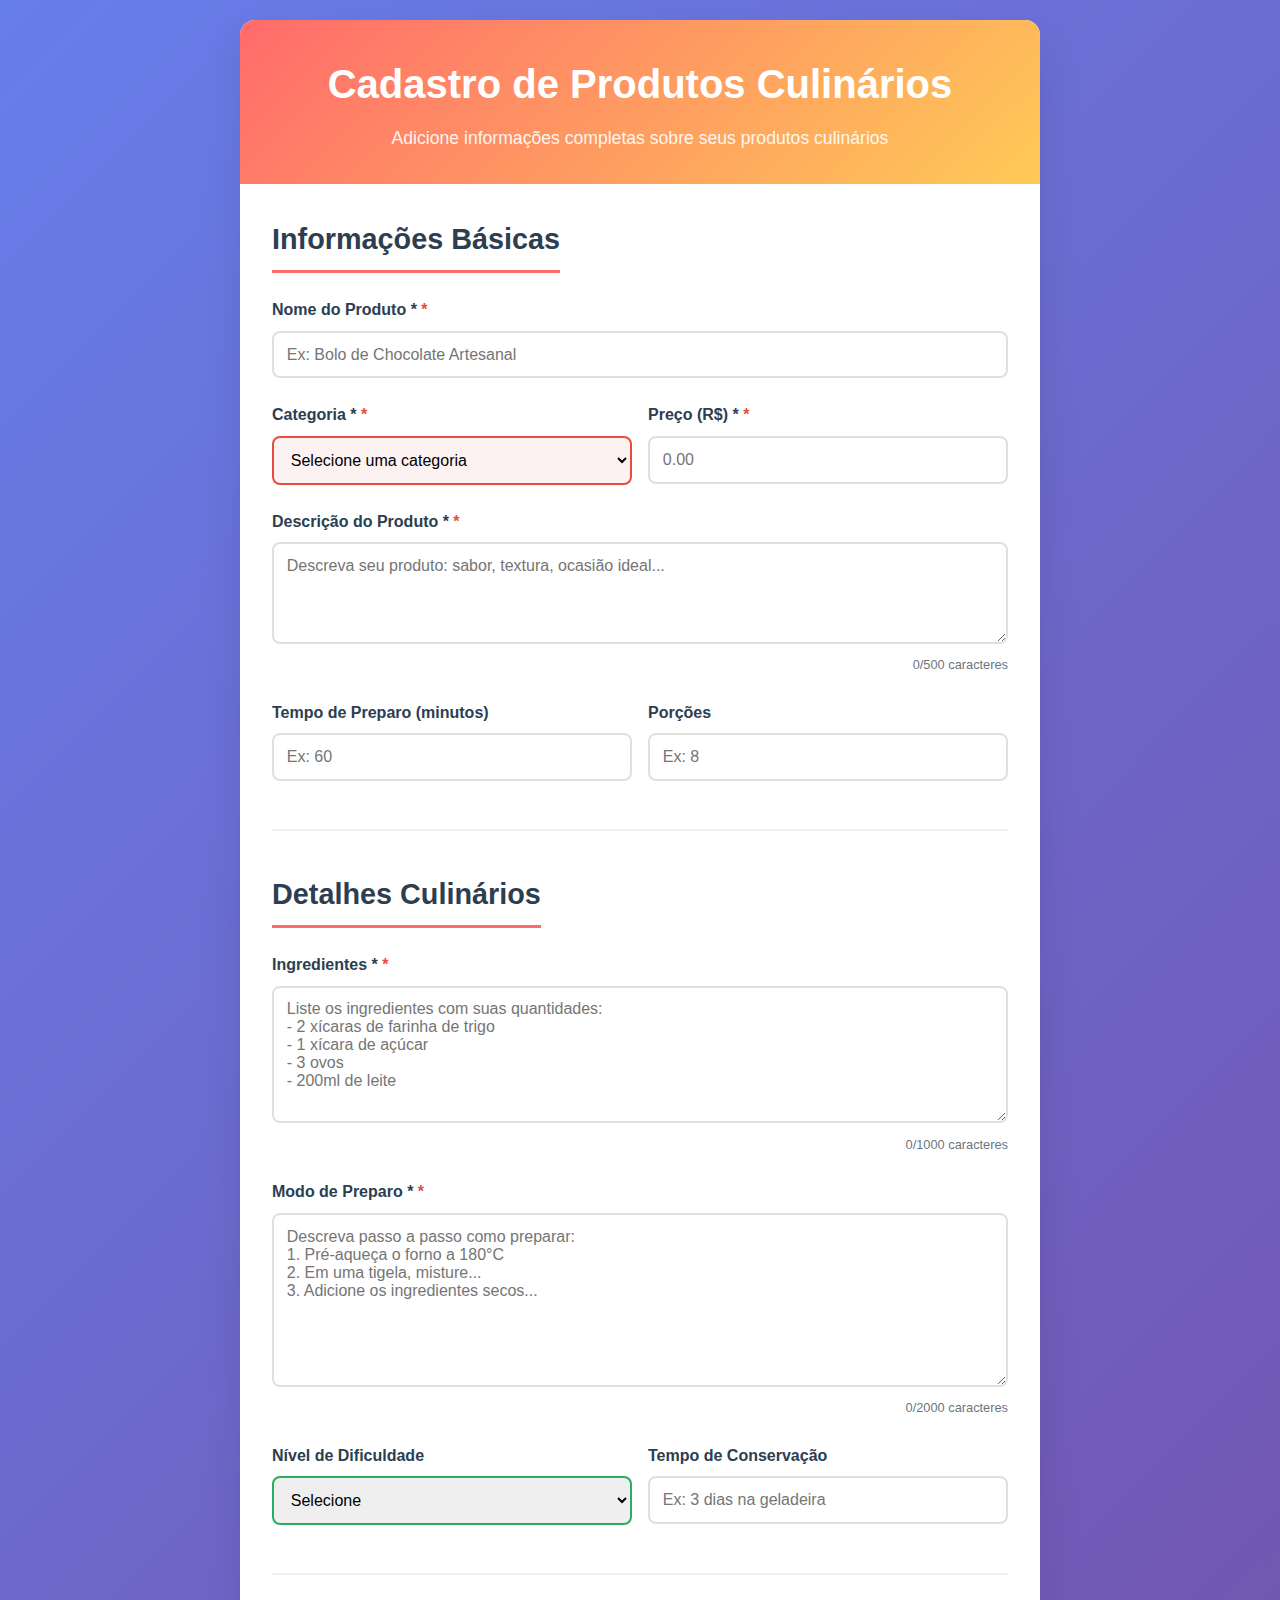
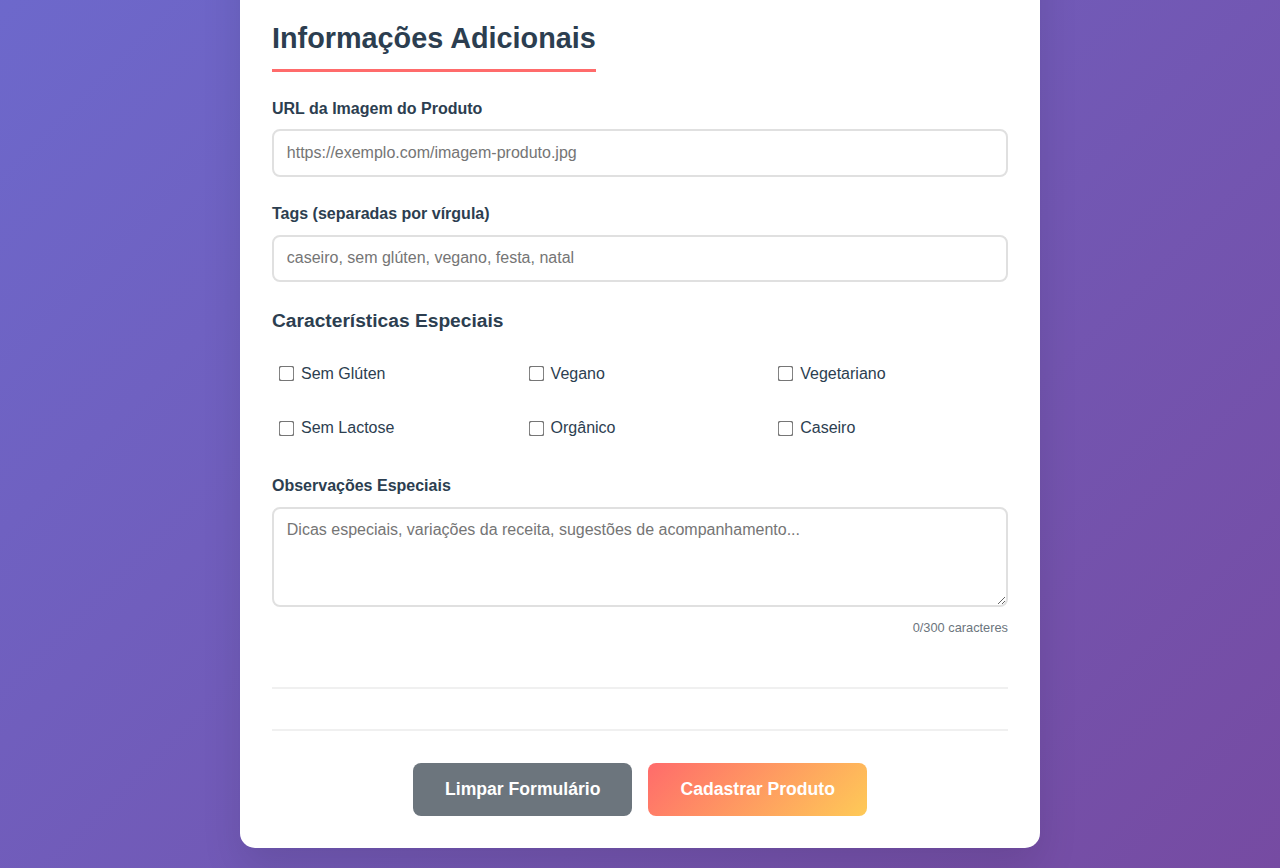
<file: index.html>
<!DOCTYPE html>
<html lang="pt-BR">
<head>
    <meta charset="UTF-8">
    <meta name="viewport" content="width=device-width, initial-scale=1.0">
    <title>Formulário de Produtos Culinários</title>
    <link rel="stylesheet" href="styles.css">
</head>
<body>
    <div class="container">
        <header>
            <h1>Cadastro de Produtos Culinários</h1>
            <p>Adicione informações completas sobre seus produtos culinários</p>
        </header>

        <form id="culinary-form" class="form">
            <div class="form-section">
                <h2>Informações Básicas</h2>
                
                <div class="form-group">
                    <label for="product-name">Nome do Produto *</label>
                    <input type="text" id="product-name" name="productName" required maxlength="100" 
                           placeholder="Ex: Bolo de Chocolate Artesanal">
                </div>

                <div class="form-row">
                    <div class="form-group">
                        <label for="category">Categoria *</label>
                        <select id="category" name="category" required>
                            <option value="">Selecione uma categoria</option>
                            <option value="bolos">Bolos</option>
                            <option value="doces">Doces</option>
                            <option value="salgados">Salgados</option>
                            <option value="bebidas">Bebidas</option>
                            <option value="pratos-principais">Pratos Principais</option>
                            <option value="sobremesas">Sobremesas</option>
                            <option value="aperitivos">Aperitivos</option>
                            <option value="paes">Pães</option>
                            <option value="outros">Outros</option>
                        </select>
                    </div>

                    <div class="form-group">
                        <label for="price">Preço (R$) *</label>
                        <input type="number" id="price" name="price" required min="0" step="0.01" 
                               placeholder="0.00">
                    </div>
                </div>

                <div class="form-group">
                    <label for="description">Descrição do Produto *</label>
                    <textarea id="description" name="description" required rows="4" maxlength="500"
                              placeholder="Descreva seu produto: sabor, textura, ocasião ideal..."></textarea>
                </div>

                <div class="form-row">
                    <div class="form-group">
                        <label for="prep-time">Tempo de Preparo (minutos)</label>
                        <input type="number" id="prep-time" name="prepTime" min="1" max="9999" 
                               placeholder="Ex: 60">
                    </div>

                    <div class="form-group">
                        <label for="servings">Porções</label>
                        <input type="number" id="servings" name="servings" min="1" max="100" 
                               placeholder="Ex: 8">
                    </div>
                </div>
            </div>

            <div class="form-section">
                <h2>Detalhes Culinários</h2>
                
                <div class="form-group">
                    <label for="ingredients">Ingredientes *</label>
                    <textarea id="ingredients" name="ingredients" required rows="6" maxlength="1000"
                              placeholder="Liste os ingredientes com suas quantidades:&#10;- 2 xícaras de farinha de trigo&#10;- 1 xícara de açúcar&#10;- 3 ovos&#10;- 200ml de leite"></textarea>
                </div>

                <div class="form-group">
                    <label for="instructions">Modo de Preparo *</label>
                    <textarea id="instructions" name="instructions" required rows="8" maxlength="2000"
                              placeholder="Descreva passo a passo como preparar:&#10;1. Pré-aqueça o forno a 180°C&#10;2. Em uma tigela, misture...&#10;3. Adicione os ingredientes secos..."></textarea>
                </div>

                <div class="form-row">
                    <div class="form-group">
                        <label for="difficulty">Nível de Dificuldade</label>
                        <select id="difficulty" name="difficulty">
                            <option value="">Selecione</option>
                            <option value="facil">Fácil</option>
                            <option value="medio">Médio</option>
                            <option value="dificil">Difícil</option>
                        </select>
                    </div>

                    <div class="form-group">
                        <label for="storage">Tempo de Conservação</label>
                        <input type="text" id="storage" name="storage" maxlength="100"
                               placeholder="Ex: 3 dias na geladeira">
                    </div>
                </div>
            </div>

            <div class="form-section">
                <h2>Informações Adicionais</h2>
                
                <div class="form-group">
                    <label for="image-url">URL da Imagem do Produto</label>
                    <input type="url" id="image-url" name="imageUrl" 
                           placeholder="https://exemplo.com/imagem-produto.jpg">
                </div>

                <div class="form-group">
                    <label for="tags">Tags (separadas por vírgula)</label>
                    <input type="text" id="tags" name="tags" maxlength="200"
                           placeholder="caseiro, sem glúten, vegano, festa, natal">
                </div>

                <div class="checkbox-group">
                    <h3>Características Especiais</h3>
                    <div class="checkbox-grid">
                        <label class="checkbox-item">
                            <input type="checkbox" name="features" value="sem-gluten">
                            <span class="checkmark"></span>
                            Sem Glúten
                        </label>
                        <label class="checkbox-item">
                            <input type="checkbox" name="features" value="vegano">
                            <span class="checkmark"></span>
                            Vegano
                        </label>
                        <label class="checkbox-item">
                            <input type="checkbox" name="features" value="vegetariano">
                            <span class="checkmark"></span>
                            Vegetariano
                        </label>
                        <label class="checkbox-item">
                            <input type="checkbox" name="features" value="sem-lactose">
                            <span class="checkmark"></span>
                            Sem Lactose
                        </label>
                        <label class="checkbox-item">
                            <input type="checkbox" name="features" value="organico">
                            <span class="checkmark"></span>
                            Orgânico
                        </label>
                        <label class="checkbox-item">
                            <input type="checkbox" name="features" value="caseiro">
                            <span class="checkmark"></span>
                            Caseiro
                        </label>
                    </div>
                </div>

                <div class="form-group">
                    <label for="notes">Observações Especiais</label>
                    <textarea id="notes" name="notes" rows="3" maxlength="300"
                              placeholder="Dicas especiais, variações da receita, sugestões de acompanhamento..."></textarea>
                </div>
            </div>

            <div class="form-actions">
                <button type="reset" class="btn btn-secondary">Limpar Formulário</button>
                <button type="submit" class="btn btn-primary">Cadastrar Produto</button>
            </div>
        </form>

        <div id="success-message" class="success-message" style="display: none;">
            <h3>✅ Produto cadastrado com sucesso!</h3>
            <p>As informações do produto foram registradas.</p>
        </div>
    </div>

    <script src="script.js"></script>
</body>
</html>
</file>
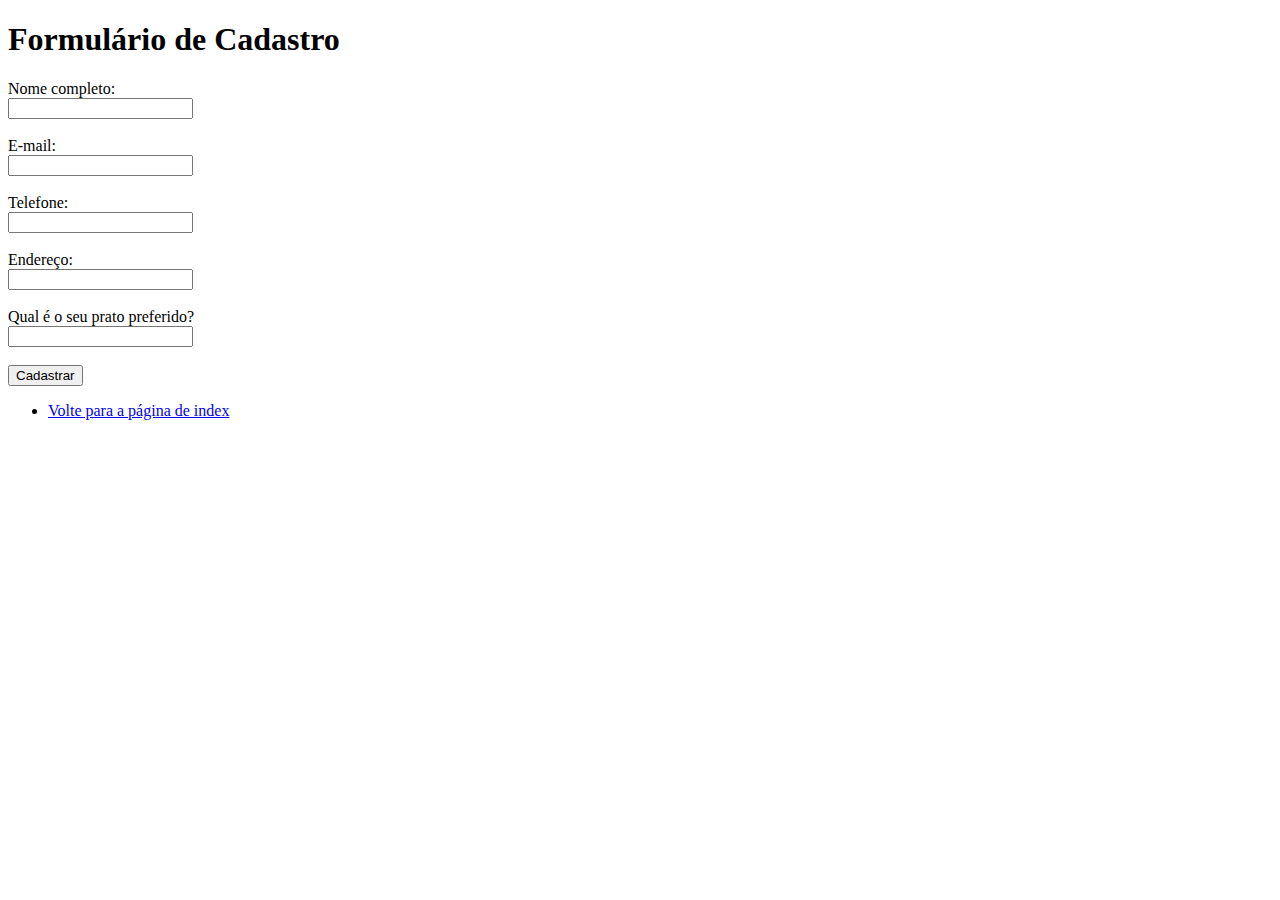
<file: cadastro.html>
<!DOCTYPE html>
<html lang="pt-BR">
<head>
    <meta charset="UTF-8">
    <title>Cadastro - Empresa de Culinária</title>
</head>
<body>
    <h1>Formulário de Cadastro</h1>
    <form action="#" method="post">
        <label for="nome">Nome completo:</label><br>
        <input type="text" id="nome" name="nome" required><br><br>

        <label for="email">E-mail:</label><br>
        <input type="email" id="email" name="email" required><br><br>

        <label for="telefone">Telefone:</label><br>
        <input type="tel" id="telefone" name="telefone"><br><br>

        <label for="endereco">Endereço:</label><br>
        <input type="text" id="endereco" name="endereco"><br><br>

        <label for="preferencia">Qual é o seu prato preferido?</label><br>
        <input type="text" id="preferencia" name="preferencia"><br><br>

        <input type="submit" value="Cadastrar">
    </form>

    <ul>
        <li><a href="index1.html">Volte para a página de index</a></li>
    </ul>
</body>
</html>
</file>
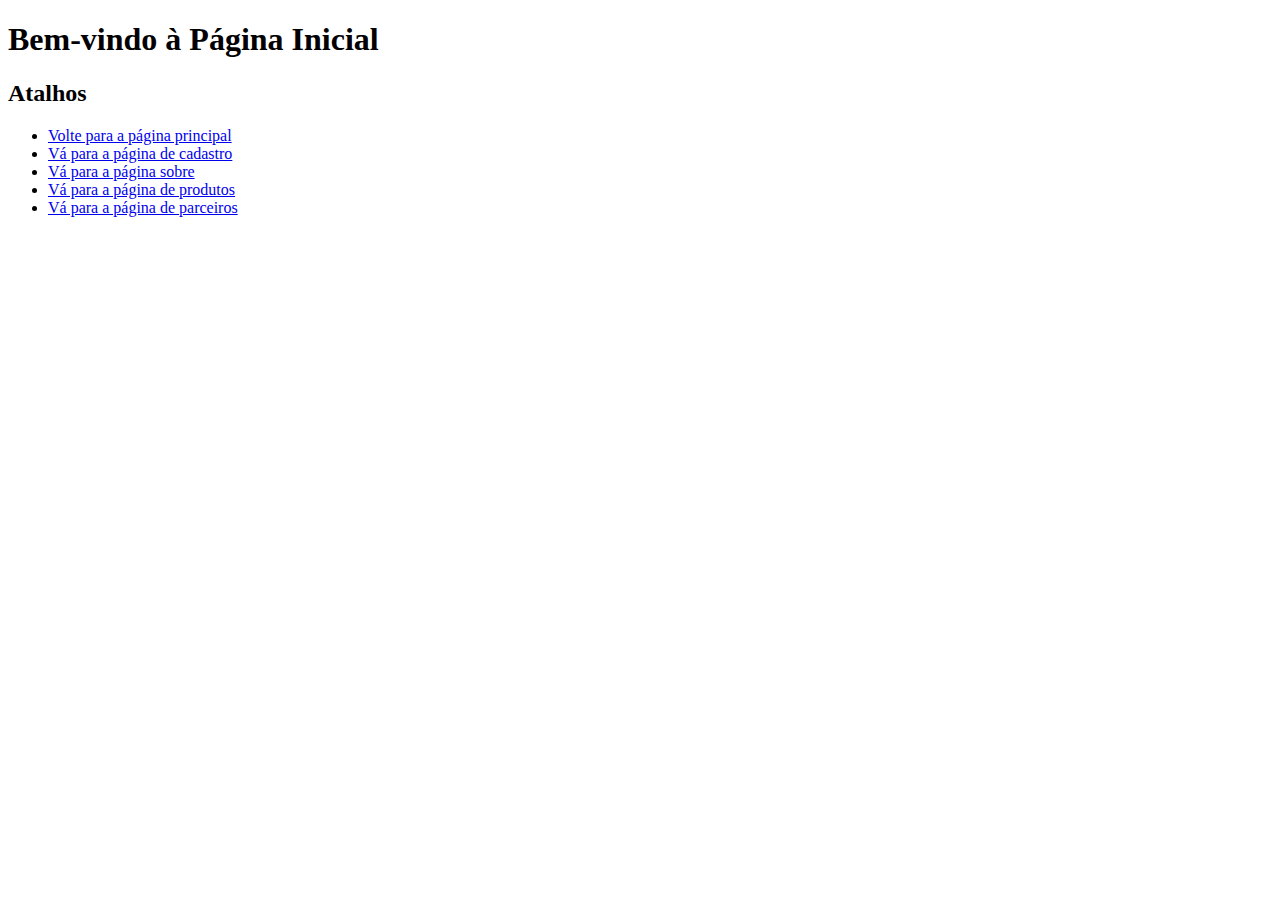
<file: index1.html>
<!DOCTYPE html>
<html lang="pt-BR">
<head>
    <meta charset="UTF-8">
    <title>Página Inicial</title>
</head>
<body>

    <h1>Bem-vindo à Página Inicial</h1>

    <h2>Atalhos</h2>
    <ul>
        <li><a href="index.html">Volte para a página principal</a></li>
        <li><a href="cadastro.html">Vá para a página de cadastro</a></li>
        <li><a href="sobre.html">Vá para a página sobre</a></li>
        <li><a href="produtos.html">Vá para a página de produtos</a></li>
        <li><a href="parceiros.html">Vá para a página de parceiros</a></li>  
    </ul>

</body>
</html>
</file>
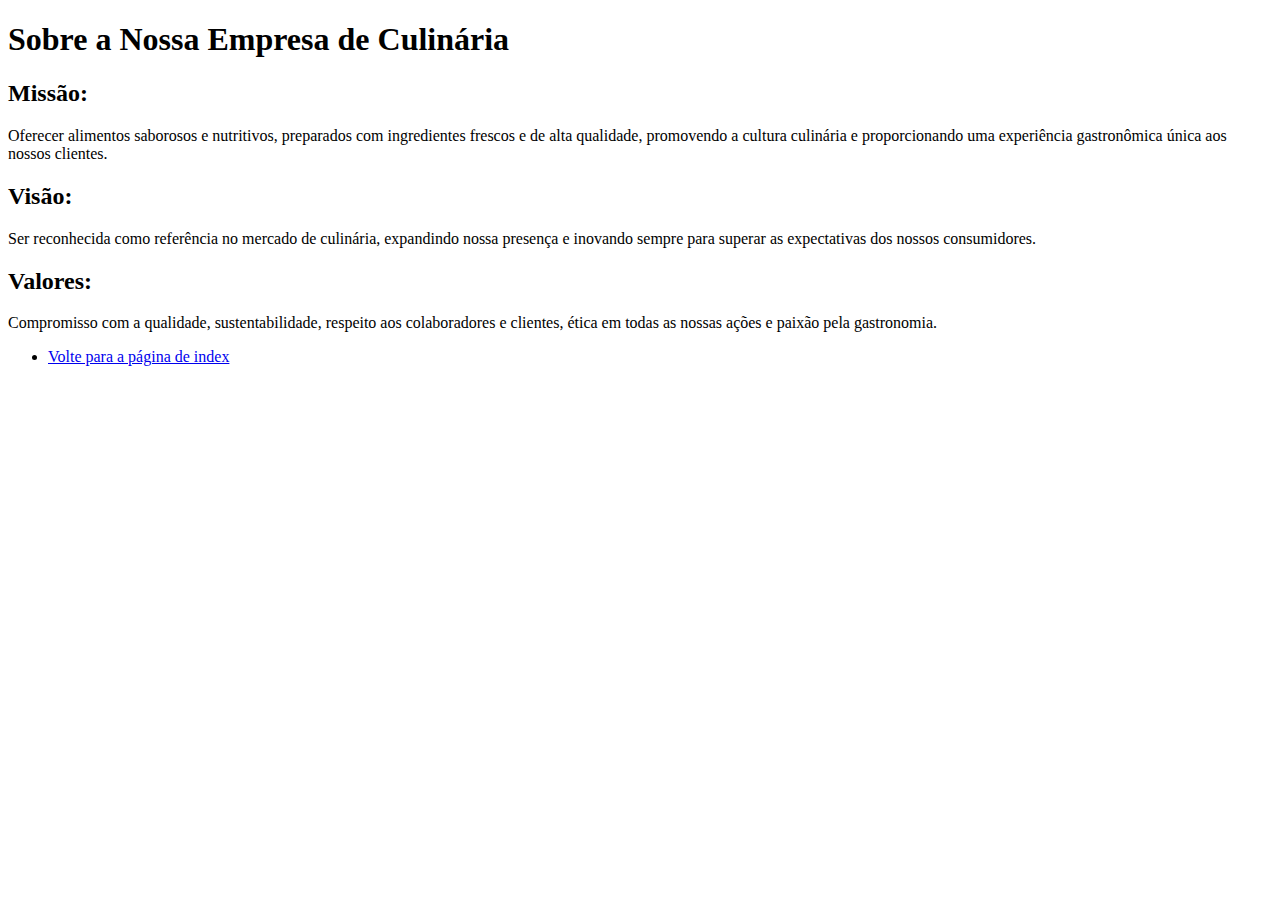
<file: sobre.html>
<!DOCTYPE html>
<html lang="pt-BR">
<head>
    <meta charset="UTF-8">
    <title>Sobre a Empresa</title>
</head>
<body>
    <h1>Sobre a Nossa Empresa de Culinária</h1>

    <h2>Missão:</h2>
    <p>
        Oferecer alimentos saborosos e nutritivos, preparados com ingredientes frescos e de alta qualidade, 
        promovendo a cultura culinária e proporcionando uma experiência gastronômica única aos nossos clientes.
    </p>

    <h2>Visão:</h2>
    <p>
        Ser reconhecida como referência no mercado de culinária, expandindo nossa presença e inovando sempre 
        para superar as expectativas dos nossos consumidores.
    </p>

    <h2>Valores:</h2>
    <p>
        Compromisso com a qualidade, sustentabilidade, respeito aos colaboradores e clientes, ética em todas as 
        nossas ações e paixão pela gastronomia.
    </p>

    <ul>
        <li><a href="index1.html">Volte para a página de index</a></li>
    </ul>
</body>
</html>
</file>
<file: styles.css>
/* Reset and base styles */
* {
    margin: 0;
    padding: 0;
    box-sizing: border-box;
}

body {
    font-family: 'Segoe UI', Tahoma, Geneva, Verdana, sans-serif;
    line-height: 1.6;
    color: #333;
    background: linear-gradient(135deg, #667eea 0%, #764ba2 100%);
    min-height: 100vh;
    padding: 20px 0;
}

.container {
    max-width: 800px;
    margin: 0 auto;
    background: white;
    border-radius: 15px;
    box-shadow: 0 20px 40px rgba(0, 0, 0, 0.1);
    overflow: hidden;
}

header {
    background: linear-gradient(135deg, #ff6b6b, #feca57);
    color: white;
    text-align: center;
    padding: 2rem;
}

header h1 {
    font-size: 2.5rem;
    margin-bottom: 0.5rem;
    font-weight: 700;
}

header p {
    font-size: 1.1rem;
    opacity: 0.9;
}

/* Form styling */
.form {
    padding: 2rem;
}

.form-section {
    margin-bottom: 2.5rem;
    padding-bottom: 1.5rem;
    border-bottom: 2px solid #f0f0f0;
}

.form-section:last-of-type {
    border-bottom: none;
}

.form-section h2 {
    color: #2c3e50;
    font-size: 1.8rem;
    margin-bottom: 1.5rem;
    padding-bottom: 0.5rem;
    border-bottom: 3px solid #ff6b6b;
    display: inline-block;
}

.form-group {
    margin-bottom: 1.5rem;
}

.form-row {
    display: grid;
    grid-template-columns: 1fr 1fr;
    gap: 1rem;
}

label {
    display: block;
    font-weight: 600;
    color: #2c3e50;
    margin-bottom: 0.5rem;
    font-size: 1rem;
}

input[type="text"],
input[type="email"],
input[type="url"],
input[type="number"],
select,
textarea {
    width: 100%;
    padding: 0.8rem;
    border: 2px solid #e0e0e0;
    border-radius: 8px;
    font-size: 1rem;
    transition: all 0.3s ease;
    font-family: inherit;
}

input[type="text"]:focus,
input[type="email"]:focus,
input[type="url"]:focus,
input[type="number"]:focus,
select:focus,
textarea:focus {
    outline: none;
    border-color: #ff6b6b;
    box-shadow: 0 0 0 3px rgba(255, 107, 107, 0.1);
    transform: translateY(-2px);
}

textarea {
    resize: vertical;
    min-height: 100px;
}

select {
    cursor: pointer;
}

/* Checkbox styling */
.checkbox-group {
    margin-bottom: 1.5rem;
}

.checkbox-group h3 {
    color: #2c3e50;
    font-size: 1.2rem;
    margin-bottom: 1rem;
    font-weight: 600;
}

.checkbox-grid {
    display: grid;
    grid-template-columns: repeat(auto-fit, minmax(200px, 1fr));
    gap: 0.8rem;
}

.checkbox-item {
    display: flex;
    align-items: center;
    cursor: pointer;
    padding: 0.5rem;
    border-radius: 6px;
    transition: all 0.2s ease;
    font-weight: normal;
    margin-bottom: 0;
}

.checkbox-item:hover {
    background-color: #f8f9fa;
}

.checkbox-item input[type="checkbox"] {
    width: auto;
    margin: 0;
    margin-right: 0.5rem;
    transform: scale(1.2);
    accent-color: #ff6b6b;
}

/* Button styling */
.form-actions {
    display: flex;
    gap: 1rem;
    justify-content: center;
    margin-top: 2rem;
    padding-top: 2rem;
    border-top: 2px solid #f0f0f0;
}

.btn {
    padding: 1rem 2rem;
    border: none;
    border-radius: 8px;
    font-size: 1.1rem;
    font-weight: 600;
    cursor: pointer;
    transition: all 0.3s ease;
    text-decoration: none;
    display: inline-block;
    min-width: 150px;
}

.btn-primary {
    background: linear-gradient(135deg, #ff6b6b, #feca57);
    color: white;
}

.btn-primary:hover {
    transform: translateY(-2px);
    box-shadow: 0 8px 25px rgba(255, 107, 107, 0.3);
}

.btn-secondary {
    background: #6c757d;
    color: white;
}

.btn-secondary:hover {
    background: #5a6268;
    transform: translateY(-2px);
    box-shadow: 0 8px 25px rgba(108, 117, 125, 0.3);
}

/* Success message */
.success-message {
    background: linear-gradient(135deg, #00b894, #00cec9);
    color: white;
    padding: 2rem;
    text-align: center;
    border-radius: 10px;
    margin: 2rem;
}

.success-message h3 {
    font-size: 1.5rem;
    margin-bottom: 0.5rem;
}

/* Form validation styling */
input:invalid:not(:focus):not(:placeholder-shown),
textarea:invalid:not(:focus):not(:placeholder-shown),
select:invalid:not(:focus) {
    border-color: #e74c3c;
    background-color: #fdf2f2;
}

input:valid:not(:placeholder-shown),
textarea:valid:not(:placeholder-shown),
select:valid {
    border-color: #27ae60;
}

/* Required field indicator */
label::after {
    content: "";
}

label[for*="product-name"]::after,
label[for*="category"]::after,
label[for*="price"]::after,
label[for*="description"]::after,
label[for*="ingredients"]::after,
label[for*="instructions"]::after {
    content: " *";
    color: #e74c3c;
    font-weight: bold;
}

/* Responsive design */
@media (max-width: 768px) {
    .container {
        margin: 0 10px;
        border-radius: 10px;
    }
    
    header {
        padding: 1.5rem;
    }
    
    header h1 {
        font-size: 2rem;
    }
    
    .form {
        padding: 1.5rem;
    }
    
    .form-row {
        grid-template-columns: 1fr;
    }
    
    .checkbox-grid {
        grid-template-columns: 1fr;
    }
    
    .form-actions {
        flex-direction: column;
    }
    
    .btn {
        width: 100%;
    }
}

@media (max-width: 480px) {
    body {
        padding: 10px 0;
    }
    
    .container {
        margin: 0 5px;
    }
    
    header {
        padding: 1rem;
    }
    
    header h1 {
        font-size: 1.8rem;
    }
    
    .form {
        padding: 1rem;
    }
    
    .form-section h2 {
        font-size: 1.5rem;
    }
}

/* Loading and interaction states */
.form-group {
    position: relative;
}

.form-group.loading::after {
    content: "";
    position: absolute;
    right: 10px;
    top: 50%;
    transform: translateY(-50%);
    width: 20px;
    height: 20px;
    border: 2px solid #f3f3f3;
    border-top: 2px solid #ff6b6b;
    border-radius: 50%;
    animation: spin 1s linear infinite;
}

@keyframes spin {
    0% { transform: translateY(-50%) rotate(0deg); }
    100% { transform: translateY(-50%) rotate(360deg); }
}

/* Enhanced focus styles for accessibility */
*:focus-visible {
    outline: 3px solid #ff6b6b;
    outline-offset: 2px;
}

/* Character counter for text areas */
.char-counter {
    font-size: 0.8rem;
    color: #6c757d;
    text-align: right;
    margin-top: 0.25rem;
}

.char-counter.warning {
    color: #ffc107;
}

.char-counter.danger {
    color: #dc3545;
}
</file>
